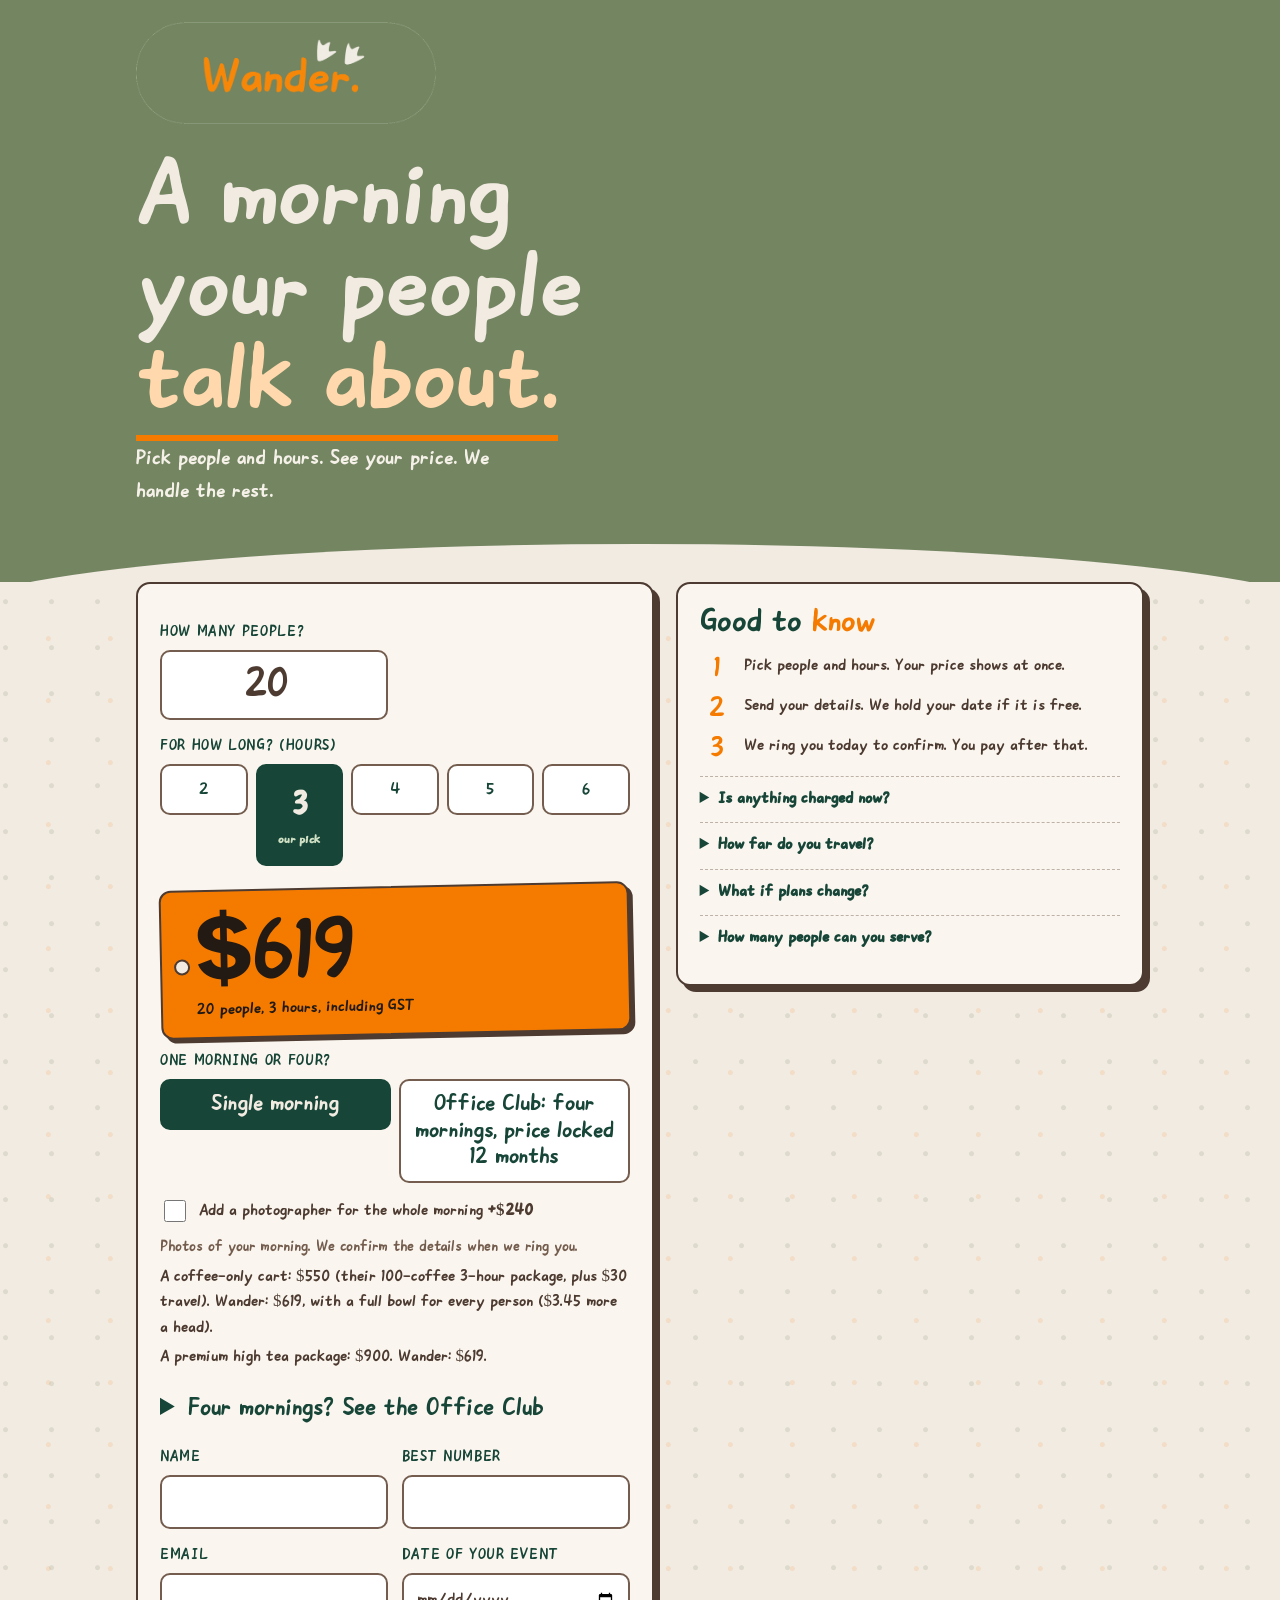
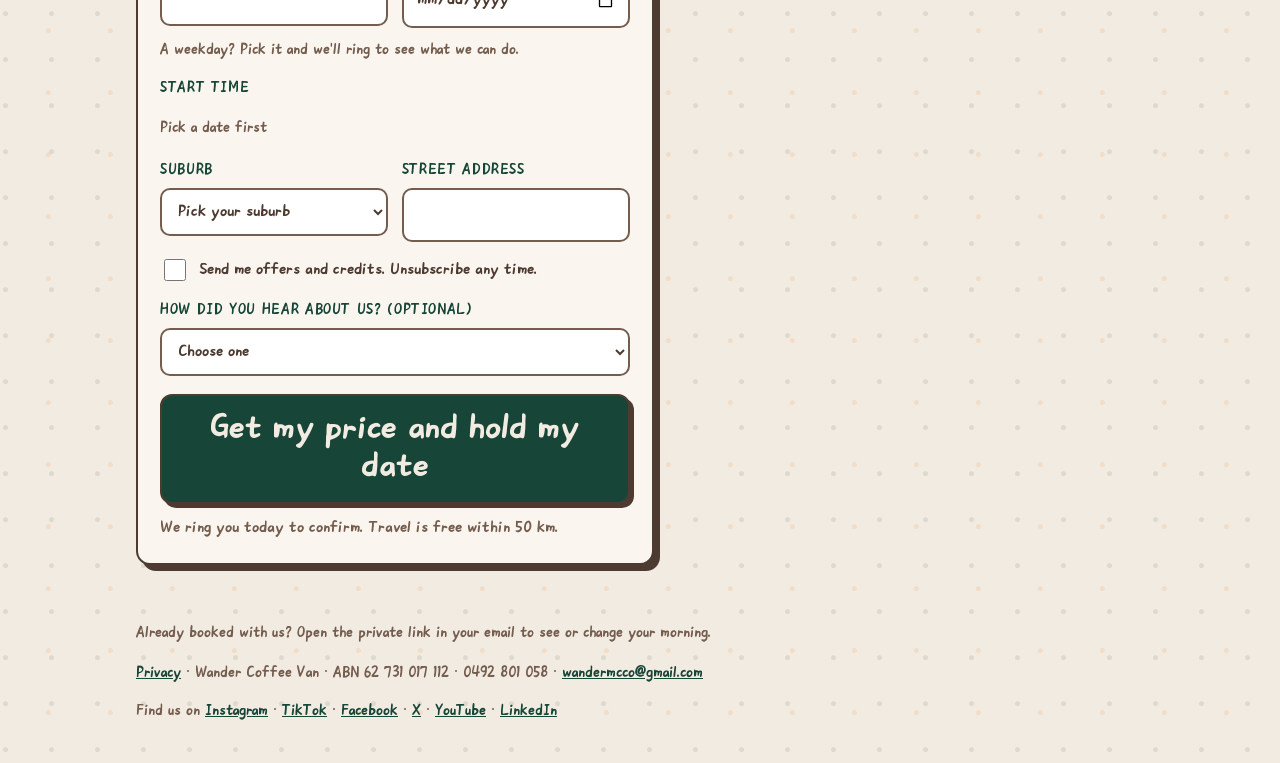
<file: index.html>
<!doctype html>
<html lang="en-AU">
<head>
<meta charset="utf-8">
<script>
// One link for everyone. A client who arrives with their private key (#k=...) goes straight to their portal, and a team member with a pre-order
// key (#p=...) goes straight to their morning's drinks page; both live under /portal/ on this site.
if (/[#&][kp]=[A-Za-z0-9_-]{8,}/.test(location.hash)) location.replace("portal/" + location.hash);
</script>
<meta name="viewport" content="width=device-width, initial-scale=1">
<title>Book Wander Coffee Van</title>
<meta name="description" content="Coffee van for your event. See your price now, then send your booking request. We call to lock it in.">
<link rel="preconnect" href="https://fonts.googleapis.com">
<link rel="preconnect" href="https://fonts.gstatic.com" crossorigin>
<link href="https://fonts.googleapis.com/css2?family=Atkinson+Hyperlegible:wght@400;700&display=swap" rel="stylesheet">
<style>
@font-face{font-family:"WanderHand";src:url("assets/wander-hand.woff2") format("woff2");font-display:swap}
:root{
  --sage:#738561; --sage-deep:#5f7050; --cream:#f2ebe2; --paper:#faf6ef; --orange:#f57b00;
  --forest:#174638; --ink:#4d3b31; --line:#745d4e;
  --hand:"WanderHand","Comic Sans MS",cursive; --body:"WanderHand","Comic Sans MS",cursive; --sans:"Atkinson Hyperlegible",system-ui,sans-serif;
}
*{box-sizing:border-box}
html{scroll-behavior:smooth}
body{margin:0;background:var(--cream);color:var(--ink);font-family:var(--body);font-size:17px;line-height:1.5;
  background-image:radial-gradient(circle at 12% 8%,rgba(115,133,97,.16) 0 2px,transparent 3px),radial-gradient(circle at 78% 30%,rgba(245,123,0,.12) 0 2px,transparent 3px);
  background-size:46px 46px,62px 62px}
.wrap{max-width:1040px;margin:0 auto;padding:0 16px}
header{background:var(--sage);color:var(--cream);padding:22px 0 74px;position:relative;overflow:hidden}
header::after{content:"";position:absolute;left:-5%;right:-5%;bottom:-38px;height:76px;background:var(--cream);border-radius:50% 50% 0 0/100% 100% 0 0}
.mark{line-height:0}
.mark img{display:block;width:300px;max-width:80%;height:auto}
h1{font-family:var(--hand);font-weight:400;font-size:clamp(52px,11vw,100px);line-height:.92;margin:28px 0 14px;max-width:12ch}
h1 em{font-style:normal;color:#ffd9ad;border-bottom:6px solid var(--orange)}
.lede{max-width:34ch;font-size:22px;margin:0;color:#f5f1e8}
main{position:relative;z-index:1;margin-top:-34px;padding-bottom:64px}
.grid,.stack{display:grid;gap:22px}
@media(min-width:860px){.grid{grid-template-columns:1.05fr .95fr;align-items:start}}
.card{background:var(--paper);border:2px solid var(--ink);border-radius:14px;padding:22px;box-shadow:6px 6px 0 var(--ink)}
h2{font-family:var(--hand);font-weight:400;font-size:34px;line-height:1;margin:0 0 14px;color:var(--forest)}
h2 span{color:var(--orange)}
label{display:block;font-size:16px;letter-spacing:.04em;text-transform:uppercase;color:var(--forest);margin:14px 0 6px}
input,textarea,select{width:100%;font:inherit;color:var(--ink);background:#fff;border:2px solid var(--line);border-radius:10px;padding:12px 12px}
input:focus,textarea:focus,select:focus,button:focus-visible,.hours input:focus-visible+span{outline:3px solid var(--orange);outline-offset:2px}
textarea{min-height:76px;resize:vertical}
.row{display:grid;gap:0 14px}
@media(min-width:520px){.row{grid-template-columns:1fr 1fr}}
.hours{display:grid;grid-template-columns:repeat(5,1fr);gap:8px}
.hours label{margin:0;text-transform:none;letter-spacing:0}
.hours input{position:absolute;opacity:0;width:1px;height:1px}
.hours span{display:block;text-align:center;border:2px solid var(--line);border-radius:10px;padding:10px 0;background:#fff;font-size:18px;cursor:pointer;transition:font-size .15s ease,padding .15s ease}
.hours small{display:block;font-size:13px;color:var(--line)}
.hours input:checked+span{background:var(--forest);border-color:var(--forest);color:var(--cream);font-size:34px;font-weight:700;padding:14px 0}
.hours input:checked+span small{color:#cfe0c4}
.pkg{display:grid;grid-template-columns:1fr 1fr;gap:8px}
.pkg label{margin:0;text-transform:none;letter-spacing:0;font-size:inherit}
.pkg input{position:absolute;opacity:0;width:1px;height:1px}
.pkg span{display:block;text-align:center;border:2px solid var(--line);border-radius:10px;padding:10px 6px;background:#fff;font-family:var(--hand);font-size:24px;line-height:1.1;cursor:pointer}
.pkg input:checked+span{background:var(--forest);border-color:var(--forest);color:var(--cream)}
.pkg input:focus-visible+span{outline:3px solid var(--orange);outline-offset:2px}
.tag{position:relative;margin:20px 0 4px;background:var(--orange);color:#231a14;border:2px solid var(--ink);border-radius:12px;padding:16px 18px 14px 34px;transform:rotate(-1.2deg);box-shadow:4px 4px 0 var(--ink)}
.tag::before{content:"";position:absolute;left:12px;top:50%;width:12px;height:12px;margin-top:-6px;border-radius:50%;background:var(--cream);border:2px solid var(--ink)}
.tag .amt{font-family:var(--hand);font-size:92px;line-height:.9}
.tag .amt .cur{font-family:var(--sans);font-weight:700}
.tag .sub{font-size:17px}
.fine{font-size:16px;color:var(--line);margin:10px 0 0}
ul{list-style:none;margin:0;padding:0}
li{padding:9px 0 9px 30px;border-bottom:1.5px dashed rgba(116,93,78,.45);position:relative}
li:last-child{border-bottom:0}
li::before{content:"";position:absolute;left:4px;top:15px;width:14px;height:8px;border-left:3px solid var(--sage-deep);border-bottom:3px solid var(--sage-deep);transform:rotate(-45deg)}
.promise li::before{border-color:var(--orange)}
.check{display:flex;gap:10px;align-items:flex-start;margin:16px 0 0;text-transform:none;letter-spacing:0;font-size:17px;color:var(--ink)}
.check input{width:22px;height:22px;flex:none;margin-top:1px;accent-color:var(--forest)}
.go{display:block;text-align:center;text-decoration:none;width:100%;margin-top:18px;font-family:var(--hand);font-size:38px;line-height:1;color:var(--cream);background:var(--forest);border:2px solid var(--ink);border-radius:12px;padding:14px 16px 16px;box-shadow:4px 4px 0 var(--ink);transition:transform .12s,box-shadow .12s}
.go:hover{transform:translate(2px,2px);box-shadow:2px 2px 0 var(--ink)}
button{width:100%;margin-top:18px;font-family:var(--hand);font-size:38px;line-height:1;color:var(--cream);background:var(--forest);border:2px solid var(--ink);border-radius:12px;padding:14px 16px 16px;cursor:pointer;box-shadow:4px 4px 0 var(--ink);transition:transform .12s,box-shadow .12s}
button:hover{transform:translate(-1px,-1px);box-shadow:6px 6px 0 var(--ink)}
button:active{transform:translate(3px,3px);box-shadow:1px 1px 0 var(--ink)}
button[disabled]{opacity:.6;cursor:progress}
.hp{position:absolute;left:-9999px;width:1px;height:1px;overflow:hidden}
.msg{margin-top:14px;padding:12px 14px;border-radius:10px;border:2px solid var(--ink);background:#fff3e2}
.sent{padding:26px 22px}
.sent-mark{margin:0 0 6px;width:64px;height:64px;border-radius:50%;background:var(--forest);color:var(--cream);font-family:var(--sans);font-size:38px;font-weight:700;line-height:64px;text-align:center}
.sent h2{font-size:44px;margin-bottom:8px}
.sent h3{font-family:var(--hand);font-weight:400;font-size:28px;margin:18px 0 8px;color:var(--forest)}
.sent-lead{font-size:20px;margin:0 0 12px}
.sent-ticket{display:grid;grid-template-columns:auto 1fr;gap:6px 16px;margin:0;padding:14px 16px;border:2px dashed var(--forest);border-radius:12px;background:#fff9ef}
.sent-ticket dt{font-size:15px;letter-spacing:.06em;text-transform:uppercase;color:var(--forest)}
.sent-ticket dd{margin:0;font-weight:700}
.linkish{width:auto;margin:0;padding:0;font-family:var(--body);font-size:17px;color:var(--forest);background:none;border:0;border-radius:0;box-shadow:none;text-decoration:underline;cursor:pointer}
.linkish:hover,.linkish:active{transform:none;box-shadow:none}
footer{font-size:16px;color:var(--line)}
footer.wrap{margin-top:56px;padding-bottom:40px}
footer a{color:var(--forest)}
footer .social{margin:14px 0 0}
[hidden]{display:none!important}
.rise{opacity:0;transform:translateY(14px);animation:rise .6s cubic-bezier(.2,.8,.2,1) forwards}
.d1{animation-delay:.08s}.d2{animation-delay:.2s}.d3{animation-delay:.34s}.d4{animation-delay:.48s}
@keyframes rise{to{opacity:1;transform:none}}
@media(prefers-reduced-motion:reduce){.rise{animation:none;opacity:1;transform:none}html{scroll-behavior:auto}button{transition:none}}

.pack{margin-top:16px;border:2px dashed var(--forest);border-radius:12px;padding:14px;background:#fff9ef}
.packhead{font-family:var(--hand);font-size:26px;line-height:1.1;margin-bottom:8px}
.badge{font-family:var(--body);font-size:13px;letter-spacing:.12em;text-transform:uppercase;background:var(--orange);color:#fff;padding:2px 8px;border-radius:999px;vertical-align:middle}
.cmp{width:100%;border-collapse:collapse;font-size:15px}
.cmp th,.cmp td{padding:6px 8px;border-bottom:1px solid #e3d8c8;text-align:left;vertical-align:top}
.cmp thead th{font-size:13px;color:var(--sage-deep)}
.cmp tbody th{font-weight:400;color:var(--ink)}
.cmp td:last-child{background:#eef3e6}
.packline{margin:10px 0 4px;font-weight:700;color:var(--forest)}
.guar{margin:14px 0 8px;font-size:17px}
.hp{position:absolute;left:-9999px;width:1px;height:1px;overflow:hidden}
.details-h{margin-top:22px}
.steps{margin:0 0 12px;padding:0;list-style:none;display:grid;gap:10px;counter-reset:st}
.steps li{counter-increment:st;display:grid;grid-template-columns:34px 1fr;gap:10px;align-items:start;padding:0;border:0}
.steps li::before{content:counter(st);position:static;width:auto;height:auto;border:0;transform:none;font-family:var(--hand);font-size:30px;line-height:1;color:var(--orange);text-align:center}
.left{margin:6px 0 14px;font-size:20px;font-weight:700;color:var(--forest)}
section.good details{border-top:1.5px dashed rgba(116,93,78,.45);padding:10px 0}
section.good summary{cursor:pointer;font-weight:700;color:var(--forest)}
section.good details p{margin:8px 0 0}
.chips{display:flex;flex-wrap:wrap;gap:8px;margin:6px 0 4px}
.chip{width:auto;margin:0;padding:12px 18px;font-family:var(--hand);font-size:26px;line-height:1;color:var(--forest);background:#fff;border:2px solid var(--line);border-radius:999px;box-shadow:none;cursor:pointer}
.chip[aria-checked="true"]{background:var(--forest);border-color:var(--forest);color:var(--cream)}
#start-note{font-size:19px;font-weight:700;color:var(--forest);margin:4px 0 0}
#start-note.low,#date-note.low{color:var(--orange)}
@media(max-width:560px){header{padding:12px 0 50px}.mark img{width:150px}h1{font-size:40px;margin:12px 0 6px}.lede{font-size:18px}main{margin-top:-30px}.tag .amt{font-size:72px}.tag{margin:14px 0 4px;padding:12px 16px 10px 32px}#people{font-size:36px}}
.perhead{margin:6px 0 0;font-size:18px;font-weight:700;color:var(--forest)}
.anchor{margin:4px 0 0;font-size:17px;color:var(--ink)}
.case{margin:0 0 14px;padding:12px 14px;border:2px solid var(--forest);border-radius:12px;background:#fff9ef}
.case h3{margin:0 0 6px;font-family:var(--hand);font-weight:400;font-size:26px;color:var(--forest)}
.case p{margin:4px 0}
.proof blockquote{margin:0 0 10px;padding-left:14px;border-left:5px solid var(--orange);font-size:19px}
.proof cite{display:block;font-size:15px;color:var(--line);font-style:normal}
#people{font-family:var(--hand);font-size:44px;line-height:1;text-align:center;padding:8px 12px}
.inc{margin:14px 0 0;font-size:18px;font-weight:700;color:var(--forest)}
.promise-line{margin:14px 0 4px;font-size:18px}
.after{margin:12px 0 0;font-size:17px;color:var(--line)}
details.packwrap{margin-top:16px}
details.packwrap>summary{cursor:pointer;font-family:var(--hand);font-size:26px;line-height:1.1;color:var(--forest);padding:8px 0}
details.packwrap[open]>summary{margin-bottom:6px}
details.packwrap .pack{margin-top:6px}
</style>
</head>
<body>
<header>
  <div class="wrap">
    <div class="mark rise"><img src="assets/wander-logo.png" alt="Wander" width="700" height="237"></div>
    <h1 class="rise d1">A morning your people <em>talk about.</em></h1>
    <p class="lede rise d2">Pick people and hours. See your price. We handle the rest.</p>
  </div>
</header>

<main class="wrap">
  <div class="grid">
    <section class="card sent" id="sent" role="status" tabindex="-1" hidden>
      <p class="sent-mark" aria-hidden="true">✓</p>
      <h2 id="sent-title">Request sent!</h2>
      <p class="sent-lead" id="sent-lead"></p>
      <dl class="sent-ticket" id="sent-ticket"></dl>
      <h3>What happens next</h3>
      <ol class="steps">
        <li><span><strong>Check your inbox.</strong> Your price is on its way from <b>wandermcco@gmail.com</b>. Not there in a few minutes? Look in your spam or junk folder.</span></li>
        <li><span><strong>We ring you today</strong> on <b id="sent-phone"></b> to lock it in. Nothing is charged before then.</span></li>
        <li><span><strong>Your own page</strong> lets you see or change your morning any time.</span></li>
      </ol>
      <a class="go" id="sent-page" href="portal/">Open your page</a>
      <p class="fine"><button type="button" class="linkish" id="sent-again">Change something or send another request</button></p>
    </section>
    <form class="card rise d3" id="form" novalidate>
      <div class="row">
        <div><label for="people">How many people?</label><input id="people" name="people" type="number" inputmode="numeric" min="1" max="500" value="20" required></div>
      </div>
      <label id="hours-label">For how long? (hours)</label>
      <div class="hours" role="radiogroup" aria-labelledby="hours-label">
        <label><input type="radio" name="hours" value="2"><span>2</span></label>
        <label><input type="radio" name="hours" value="3" checked><span>3<small>our pick</small></span></label>
        <label><input type="radio" name="hours" value="4"><span>4</span></label>
        <label><input type="radio" name="hours" value="5"><span>5</span></label>
        <label><input type="radio" name="hours" value="6"><span>6</span></label>
      </div>
      <div class="tag" aria-live="polite">
        <div class="amt" id="amt">$619</div>
        <div class="sub" id="sub">20 people, 3 hours, including GST</div>
      </div>
      <div id="pkg-wrap">
      <label id="pkg-label">One morning or four?</label>
      <div class="pkg" role="radiogroup" aria-labelledby="pkg-label">
        <label><input type="radio" name="package" value="Single morning" checked><span>Single morning</span></label>
        <label><input type="radio" name="package" value="Office Club 4-Pack"><span>Office Club: four mornings, price locked 12 months</span></label>
        <label hidden><input type="radio" name="package" value="Prepaid contract"><span>Pay ahead, 3 to 12 months</span></label>
      </div>
      <div id="contract-term-wrap" hidden>
        <label for="contract-term">How long?</label>
        <select id="contract-term" aria-label="Contract length">
          <option value="3">3 months</option>
          <option value="6">6 months</option>
          <option value="12">12 months</option>
        </select>
      </div>
      </div>
      <div id="photo-wrap" hidden><label class="check"><input type="checkbox" id="photographer"> <span>Add a photographer for the whole morning <b id="photo-price"></b></span></label><p class="fine">Photos of your morning. We confirm the details when we ring you.</p></div>
      <p class="perhead" id="perhead"></p>
      <div id="anchor" hidden></div>
      <details class="packwrap"><summary>Four mornings? See the Office Club</summary>
      <div class="pack" id="pack">
        <div class="packhead"><strong>Office Club</strong> <span class="badge">price locked 12 months</span></div>
        <table class="cmp" aria-label="Four single mornings compared with the Office Club">
          <thead><tr><th></th><th>Four single mornings</th><th>Office Club</th></tr></thead>
          <tbody>
            <tr><th>You pay</th><td id="cmp-single">$1,832</td><td id="cmp-pack"><strong>$1,832</strong></td></tr>
            <tr><th>Length of mornings</th><td id="cmp-len-single">3 hours each</td><td><strong id="cmp-len-pack">3 hours each</strong></td></tr>
            <tr><th>Price locked, 12 months</th><td>no</td><td><strong>yes</strong></td></tr>
            <tr><th>A morning we can't deliver</th><td>refund or new date</td><td><strong>refund or new date</strong></td></tr>
          </tbody>
        </table>
        <p class="packline" id="packline">The same price as four single mornings, used any time in 12 months.</p>
        <ul class="perks"><li><strong>A standing morning.</strong> We hold the same weekday and time for you each month. Tell us a week ahead to keep it.</li><li><strong>Last-minute?</strong> Book a morning with half a day's notice (two a week, when we have room).</li><li><strong>Need a break?</strong> Pause for up to 6 weeks and your 12 months moves with it.</li></ul>
        <p class="fine">Paid up front. Pick the dates now or any time in 12 months, with 24 hours' notice. Cancel a morning with 24 hours' notice and it moves to another date.</p>
      </div>
      </details>
      <details class="packwrap" id="contractwrap" hidden><summary>Regular mornings? See paying ahead</summary>
      <div class="pack" id="contract">
        <div class="packhead"><strong>Office Club, paid ahead</strong></div>
        <table class="cmp" aria-label="Prepaid Office Club contract options">
          <thead><tr><th>Length</th><th>Mornings</th><th>You pay</th><th>Free service hours</th></tr></thead>
          <tbody id="contract-rows"></tbody>
        </table>
        <p class="packline" id="contractline">Four mornings a month at the single-morning price, paid ahead.</p>
        <p class="fine">Pay it all at once or monthly. Book as many of your paid mornings as you like, any time in the term, and your price is held the whole way. Free service hours unlock after half your mornings, and you can pause for up to 6 weeks. Any mornings you don't use are refunded. The 6 and 12 month terms are paid by bank transfer (3 months can be card too). Nothing is charged online: choose this, send the form and we'll ring you to set it up.</p>
      </div>
      </details>
      <div class="row">
        <div><label for="name">Name</label><input id="name" name="name" autocomplete="name" maxlength="80" required></div>
        <div><label for="phone">Best number</label><input id="phone" name="phone" type="tel" autocomplete="tel" maxlength="30" required></div>
      </div>
      <div class="row">
        <div><label for="email">Email</label><input id="email" name="email" type="email" autocomplete="email" maxlength="120" required></div>
        <div><label for="date">Date of your event</label><input id="date" name="date" type="date" required></div>
      </div>
      <p class="fine" id="date-note">A weekday? Pick it and we'll ring to see what we can do.</p>
      <label id="start-label">Start time</label>
      <p id="start-note" hidden></p>
      <div class="chips" id="start-chips" role="radiogroup" aria-labelledby="start-label"><span class="fine">Pick a date first</span></div>
      <select id="start" name="start" hidden><option value="">Pick a date first</option></select>
      <div class="row">
        <div><label for="suburb">Suburb</label><select id="suburb" name="suburb" required></select></div>
        <div><label for="address">Street address</label><input id="address" name="address" autocomplete="street-address" maxlength="200" required></div>
      </div>
      <label class="check"><input type="checkbox" id="offers"> Send me offers and credits. Unsubscribe any time.</label>
      <div id="heard-wrap" hidden>
        <label for="heard">How did you hear about us? (optional)</label>
        <select id="heard" name="heard"><option value="">Choose one</option><option value="van">Saw the van</option><option value="flyer">A flyer</option><option value="instagram">Instagram</option><option value="friend">A friend</option><option value="search">Searching online</option><option value="website">The Wander website</option><option value="other">Something else</option></select>
      </div>
      <div class="hp" aria-hidden="true"><label>Leave this empty<input name="website" id="website" tabindex="-1" autocomplete="off"></label></div>
      <button type="submit" class="go" id="go">Get my price and hold my date</button>
      <p class="ref-note" id="ref-note" hidden>A friend sent you, so your first morning is 10% off. Send your details and we will thank them.</p>
      <p class="after">We ring you today to confirm. Travel is free within 50 km.</p>
      <div class="msg" id="msg" role="alert" hidden></div>
    </form>

    <div class="stack">
      <section class="card rise d4 good">
        <h2>Good to <span>know</span></h2>
        <div id="cases" hidden></div>
        <p class="left" id="days-left" hidden></p>
        <ol class="steps">
          <li><span>Pick people and hours. Your price shows at once.</span></li>
          <li><span>Send your details. We hold your date if it is free.</span></li>
          <li><span>We ring you today to confirm. You pay after that.</span></li>
        </ol>
        <div class="proof" id="proof" hidden></div>
        <details><summary>Is anything charged now?</summary><p>No. Nothing is charged before we confirm. Prices include GST.</p></details>
        <details><summary>How far do you travel?</summary><p>Free within 50 km of our base. Further out, we confirm a small charge on the call.</p></details>
        <details><summary>What if plans change?</summary><p>Change or cancel up to 24 hours ahead from your own page. The full amount goes to your next booking.</p></details>
        <details><summary>How many people can you serve?</summary><p>From 1 to 500.</p></details>
      </section>
    </div>
  </div>
</main>

<footer class="wrap">
  <p>Already booked with us? Open the private link in your email to see or change your morning.</p>
  <a href="privacy.html">Privacy</a> · Wander Coffee Van · ABN 62 731 017 112 · 0492 801 058 · <a href="mailto:wandermcco@gmail.com">wandermcco@gmail.com</a>
  <p class="social">Find us on <a href="https://www.instagram.com/_wander_coffee_/" target="_blank" rel="noopener">Instagram</a> · <a href="https://www.tiktok.com/@wandercoffee_" target="_blank" rel="noopener">TikTok</a> · <a href="https://www.facebook.com/profile.php?id=61593748618172" target="_blank" rel="noopener">Facebook</a> · <a href="https://x.com/WanderCoffeeAu" target="_blank" rel="noopener">X</a> · <a href="https://www.youtube.com/@WanderCoffeeAu" target="_blank" rel="noopener">YouTube</a> · <a href="https://www.linkedin.com/in/wander-coffee-4b628144b/" target="_blank" rel="noopener">LinkedIn</a></p>
</footer>

<script src="config.js"></script>
<script src="quote.js"></script>
<script src="track.js"></script>
<script src="referral.js"></script>
<script src="source.js"></script>
<script src="boot.js"></script>
<script src="portal/rules.js"></script>
<script>
// The price below is Wander's Catering Rate Card (quote.js). Requests go to Wander's booking intake (config.js), which
// emails the quote and alerts Wander. If tracking is configured it records what visitors do here, never what they
// type (see privacy.html).
// A friend's code from ?ref= (kept 30 days). It goes with the request, and the page says thank you.
// Storage can be blocked (private modes, strict settings); read it on its own so a tagged link still counts without it.
const store = (() => { try { return localStorage; } catch (err) { return null; } })();
const referralCode = (() => { try { return window.WanderReferral.captureReferral(location.search, store, Date.now()); } catch (err) { return null; } })();
document.getElementById("ref-note").hidden = !referralCode;
// Which door brought the visitor (first utm tag, 90 days). Untagged visitors are asked once, in one optional tap.
const source = (() => { try { return window.WanderSource.captureSource(location.search, store, Date.now()); } catch (err) { return null; } })();
document.getElementById("heard-wrap").hidden = !!source || !!referralCode;
const { quote, packPrice, contractTerms } = window.WanderQuote;
const peopleEl = document.getElementById("people"), msg = document.getElementById("msg"), go = document.getElementById("go");
const hours = () => Number(document.querySelector('input[name="hours"]:checked').value);
// Numbers from the Wander website's price finder (?people=45&hours=4): start the form there, so nobody types them twice.
// Whole numbers in range only (1 to 500 people, 2 to 6 hours); anything else keeps the defaults.
(() => { try {
  const q = new URLSearchParams(location.search), p = q.get("people") || "", h = q.get("hours") || "";
  if (/^\d{1,3}$/.test(p) && +p >= 1 && +p <= 500) peopleEl.value = String(+p);
  const r = /^[2-6]$/.test(h) && document.querySelector(`input[name="hours"][value="${h}"]`);
  if (r) r.checked = true;
} catch (err) {} })();
// The optional photographer: the box exists only when config.js sets WANDER_PHOTO_RATE (whole dollars an hour, GST included). ?photo= (from the
// Wander website) pre-ticks it; the visitor can still untick it. The request carries the hours (0 for none); Sam confirms on the call.
const PHOTO_RATE = Number.isInteger(window.WANDER_PHOTO_RATE) && window.WANDER_PHOTO_RATE > 0 && window.WANDER_PHOTO_RATE <= 1000 ? window.WANDER_PHOTO_RATE : 0;
const photoBox = document.getElementById("photographer");
function updatePhoto() {
  if (!PHOTO_RATE) return;
  document.getElementById("photo-wrap").hidden = false;
  document.getElementById("photo-price").textContent = "+$" + (PHOTO_RATE * hours()).toLocaleString("en-AU");
}
if (PHOTO_RATE) {
  try { if (/^[2-6]$/.test(new URLSearchParams(location.search).get("photo") || "")) photoBox.checked = true; } catch (err) {}
  document.addEventListener("change", updatePhoto); updatePhoto();
}
// Which door of the Wander website this visit came through (a to z, 0 to 9, - and _, 20 characters at most). A request field of its own, never a utm tag.
const fromDoor = (() => { try { const v = new URLSearchParams(location.search).get("from") || ""; return /^[a-z0-9_-]{1,20}$/.test(v) ? v : ""; } catch (err) { return ""; } })();
const money = (n) => "$" + n.toLocaleString("en-AU");
const money2 = (v) => "$" + v.toFixed(2);
// Fair comparisons, from real figures Sam keeps in config.js (WANDER_ANCHORS). Each is one line of totals for this visitor's
// numbers. A package with tiers (guests, hours, price) is priced the way its seller prices it: the smallest tier that covers the
// group. When Wander costs more than a coffee-only package, the difference is named: a full bowl for every person. A comparison
// that makes Wander look dearer for the same thing is not shown, and neither is one that does not cover this group.
function showAnchor(n, h) {
  const box = document.getElementById("anchor");
  box.textContent = "";
  const ours = n ? quote(n, h) : 0;
  (window.WANDER_ANCHORS || []).forEach((a) => {
    if (!n) return;
    let theirs = 0, which = "";
    if (Array.isArray(a.tiers) && a.tiers.length) {
      const t = a.tiers.slice().sort((x, y) => x.guests - y.guests).find((x) => x.guests >= n && x.hours >= h);
      if (!t) return;
      theirs = t.price; which = ` (their ${t.guests}-${a.unit || "guest"} ${t.hours >= 8 ? "all-day" : t.hours + "-hour"} package${a.note ? ", " + a.note : ""})`;
    } else if (a.perPerson > 0) theirs = a.perPerson * n;
    if (!(theirs > 0)) return;
    const cheaper = ours <= theirs;
    if (!cheaper && !a.coffeeOnly) return;
    const p = document.createElement("p");
    p.className = "anchor";
    p.textContent = `${a.label || "A typical package"}: ${money(theirs)}${which}. Wander: ${money(ours)}` +
      (cheaper ? "." : `, with a full bowl for every person (${money2((ours - theirs) / n)} more a head).`) +
      (Array.isArray(a.wontInclude) && a.wontInclude.length ? " They usually leave out: " + a.wontInclude.join(", ") + "." : "");
    box.appendChild(p);
  });
  box.hidden = box.childNodes.length === 0;
}
function validPeople() { const n = Number(peopleEl.value); return Number.isInteger(n) && n >= 1 && n <= 500 ? n : null; }
function showQuote() {
  const n = validPeople(), h = hours();
  // Paying ahead: the price tag shows the whole term chosen, not one morning.
  const aheadChosen = n && document.querySelector('input[name="package"]:checked')?.value === "Prepaid contract";
  const aheadTerm = aheadChosen ? contractTerms(n, h).find((t) => String(t.months) === document.getElementById("contract-term").value) : null;
  // The tag is the whole price: with the photographer ticked it includes the photographer (a paid-ahead term is priced without one).
  const photoCost = n && PHOTO_RATE && photoBox.checked && !aheadTerm ? PHOTO_RATE * h : 0;
  const amtText = n ? money((aheadTerm ? aheadTerm.total : quote(n, h)) + photoCost) : "$ ...";
  // The brand font has no dollar sign, so the currency symbol is set in the body font.
  document.getElementById("amt").innerHTML = amtText.replace(/^\$/, '<span class="cur">$</span>');
  // Only a paid-ahead term needs a line here (what each morning costs and the monthly amount); a single morning says its price once, in the tag.
  document.getElementById("perhead").textContent = aheadTerm ? `${aheadTerm.mornings} mornings at ${money(quote(n, h))} each, or ${money(aheadTerm.monthly)} a month.` : "";
  showAnchor(n, h);
  document.getElementById("sub").textContent = n ? (aheadTerm ? `${aheadTerm.months} months paid ahead: ${n} ${n === 1 ? "person" : "people"}, ${h} hours a morning, including GST` : `${n} ${n === 1 ? "person" : "people"}, ${h} hours${photoCost ? ", with a " + h + "-hour photographer" : ""}, including GST`) : "Enter 1 to 500 people";
  if (!n) return;
  // The 4-Pack is four mornings at the length chosen, at list price.
  const pack = packPrice(n, h);
  document.getElementById("cmp-single").textContent = money(pack);
  document.getElementById("cmp-pack").innerHTML = "<strong>" + money(pack) + "</strong>";
  document.getElementById("cmp-len-single").textContent = h + " hours each";
  document.getElementById("cmp-len-pack").textContent = h + " hours each";
  document.getElementById("packline").textContent =
    `For ${n} ${n === 1 ? "person" : "people"}: ${money(pack)} for four mornings of ${h} hours, paid once.`;
  // Paying ahead: the same single-morning price for every morning in the term, with free service hours the app sizes (quote.js mirrors it).
  document.getElementById("contract-rows").innerHTML = contractTerms(n, h)
    .map((t) => `<tr><th>${t.months} months</th><td>${t.mornings}</td><td><strong>${money(t.total)}</strong><br><span class="fine">or ${money(t.monthly)} a month</span></td><td>${t.freeHours} ${t.freeHours === 1 ? "hour" : "hours"}</td></tr>`)
    .join("");
  document.getElementById("contractline").textContent =
    `For ${n} ${n === 1 ? "person" : "people"}, ${h} hours a morning: each morning is ${money(quote(n, h))}, the same as a single morning.`;
}
document.addEventListener("input", showQuote); photoBox.addEventListener("change", showQuote); showQuote();
// Choosing the 4-Pack opens its comparison; choosing a single morning folds it away.
document.querySelectorAll('input[name="package"]').forEach((el) => el.addEventListener("change", () => {
  const chosen = document.querySelector('input[name="package"]:checked').value;
  const pack = document.querySelector("details.packwrap:not(#contractwrap)");
  if (pack) pack.open = chosen === "Office Club 4-Pack";
  const contract = document.getElementById("contractwrap");
  if (contract) contract.open = chosen === "Prepaid contract";
  document.getElementById("contract-term-wrap").hidden = chosen !== "Prepaid contract";
  showQuote();
}));
document.getElementById("contract-term").addEventListener("change", showQuote);
const INTAKE_URL = window.WANDER_INTAKE_URL || "";
const STORE_URL = window.WANDER_STORE_URL || "";
const CALL_LINE = "Call us on 0492 801 058 and we will take it from there.";
const todaySydney = () => new Date().toLocaleDateString("en-CA", { timeZone: "Australia/Sydney" });
const field = (id) => document.getElementById(id);
const uid = () => (window.crypto && crypto.randomUUID ? crypto.randomUUID() : String(Date.now()) + Math.random().toString(36).slice(2));
async function postJson(url, body, ms) {
  const ctrl = new AbortController();
  const timer = setTimeout(() => ctrl.abort(), ms);
  try {
    const res = await fetch(url, { method: "POST", headers: { "Content-Type": "text/plain;charset=utf-8" }, body: JSON.stringify(body), signal: ctrl.signal });
    return await res.json();
  } finally { clearTimeout(timer); }
}

// Suburb: how far the van travels. The store works the distance out from this pick; the page never sends a number.
field("suburb").innerHTML = '<option value="">Pick your suburb</option>' +
  WanderRules.SUBURBS.map((s) => '<option value="' + s.key + '">' + s.label + "</option>").join("") + '<option value="other">Somewhere else</option>';

// Start time: the times the van is really free that day, from the store. If the store is not answering, the usual times are
// offered instead and the request is simply confirmed by us.
let openDays = null, openHoursFor = 0, openThrough = "";
const niceDay = (d) => new Date(d + "T12:00:00+11:00").toLocaleDateString("en-AU", { weekday: "short", day: "numeric", month: "short", timeZone: "Australia/Sydney" });
const clock = (m) => String(Math.floor(m / 60)).padStart(2, "0") + ":" + (m % 60 === 0 ? "00" : "30");
function usualTimes(h) { const out = []; for (let m = 7 * 60; m <= 16 * 60; m += 30) if (WanderRules.withinTradingHours(clock(m), h)) out.push(clock(m)); return out; }
// How many of the next 30 days still have a free morning: real figures from the store, shown only when the store answers.
function showDaysLeft() {
  const el = field("days-left");
  if (!openDays) { el.hidden = true; return; }
  const today = todaySydney(), limit = WanderRules.addDays(today, 29);
  const n = Object.keys(openDays).filter((d) => d >= today && d <= limit).length;
  el.textContent = n + " of the next 30 days still have a free morning.";
  el.hidden = false;
}
async function ensureOpenDays(h) {
  if (!STORE_URL || openHoursFor === h) return;
  openHoursFor = h; openDays = null;
  try { const r = await postJson(STORE_URL + "?action=opentimes", { hours: h }, 12000); if (r && r.ok && !r.stale) { openDays = r.days || {}; openThrough = (r.window && r.window.through) || ""; } } catch (e) { openDays = null; }
  showDaysLeft();
}
// A real client story, set in config.js: who, problem, solution, result, price. Nothing shows until there is one.
(window.WANDER_CASES || []).slice(0, 2).forEach((c) => {
  const box = field("cases"), d = document.createElement("div"), h = document.createElement("h3");
  d.className = "case"; h.textContent = c.who || "How we helped"; d.appendChild(h);
  [["The problem", c.problem], ["What we did", c.solution], ["The result", c.result], ["The price", c.price]].forEach(([k, v]) => {
    if (!v) return; const p = document.createElement("p"), st = document.createElement("strong");
    st.textContent = k + ": "; p.appendChild(st); p.appendChild(document.createTextNode(v)); d.appendChild(p);
  });
  box.appendChild(d); box.hidden = false;
});
// Real words from real clients, set in config.js. Nothing shows until there are some.
(window.WANDER_PROOF || []).slice(0, 3).forEach((q) => {
  const box = field("proof"), b = document.createElement("blockquote"), c = document.createElement("cite");
  b.textContent = "\u201c" + q.quote + "\u201d"; c.textContent = q.who; b.appendChild(c); box.appendChild(b); box.hidden = false;
});
// The start times as big tap targets: the fewer there are, the more the choice is felt. The hidden select keeps the value.
const pretty = (t) => { const [hh, mm] = t.split(":").map(Number); return (hh % 12 || 12) + (mm ? ":" + String(mm).padStart(2, "0") : "") + (hh < 12 ? " am" : " pm"); };
function renderChips(times) {
  const box = field("start-chips"), sel = field("start");
  box.innerHTML = "";
  if (!field("date").value) { box.innerHTML = '<span class="fine">Pick a date first</span>'; return; }
  times.forEach((t) => {
    const b = document.createElement("button");
    b.type = "button"; b.className = "chip"; b.textContent = pretty(t); b.setAttribute("role", "radio"); b.setAttribute("aria-checked", String(sel.value === t));
    b.addEventListener("click", () => { sel.value = t; box.querySelectorAll(".chip").forEach((c) => c.setAttribute("aria-checked", String(c === b))); });
    box.appendChild(b);
  });
}
async function refreshStartTimes() {
  const h = hours(), date = field("date").value, sel = field("start"), note = field("start-note");
  note.hidden = true;
  if (!date) { sel.innerHTML = '<option value="">Pick a date first</option>'; renderChips([]); return; }
  await ensureOpenDays(h);
  let times = usualTimes(h), note_ = "";
  // What we say is only what the store knows: how many start times that day, or the nearest free day when it is full.
  if (openDays && (!openThrough || date <= openThrough)) {
    times = openDays[date] || [];
    if (times.length === 0) {
      const next = Object.keys(openDays).filter((d) => d > date).sort()[0];
      note_ = "That day is full." + (next ? " Nearest free day: " + niceDay(next) + "." : "") + " You can still send it and we will confirm.";
    } else if (times.length <= 3) note_ = "Only " + times.length + " start time" + (times.length === 1 ? "" : "s") + " left that day.";
    else note_ = times.length + " start times are free that day.";
  }
  if (times.length === 0) times = usualTimes(h);
  const keep = sel.value;
  sel.innerHTML = '<option value="">Pick a start time</option>' + times.map((t) => '<option value="' + t + '">' + t + "</option>").join("");
  if (times.indexOf(keep) >= 0) sel.value = keep;
  if (note_) { note.textContent = note_; note.className = /Only|full/.test(note_) ? "low" : ""; note.hidden = false; }
  renderChips(times);
}
// Saturdays and Sundays are the days we can promise (Sam works weekdays elsewhere); a weekday is a request we ring about.
function dayNote(date) {
  if (!/^\d{4}-\d{2}-\d{2}$/.test(date)) return { text: "A weekday? Pick it and we'll ring to see what we can do.", weekday: false };
  const d = new Date(date + "T12:00:00").getDay();
  return d === 0 || d === 6 ? { text: "A weekend date: we'll do our best to hold it for you.", weekday: false }
    : { text: "A weekday: we can't promise it yet. Send it and we'll ring to see what we can do.", weekday: true };
}
field("date").addEventListener("change", () => { const n = dayNote(field("date").value), el = field("date-note"); el.textContent = n.text; el.className = n.weekday ? "fine low" : "fine"; });
field("date").addEventListener("change", refreshStartTimes);
ensureOpenDays(hours());
document.querySelectorAll('input[name="hours"]').forEach((el) => el.addEventListener("change", () => { openHoursFor = 0; ensureOpenDays(hours()); refreshStartTimes(); }));

function bookingPayload() {
  const pkg = document.querySelector('input[name="package"]:checked');
  return {
    action: "booking", website: field("website").value,
    name: field("name").value.trim(), phone: field("phone").value.trim(), email: field("email").value.trim(),
    date: field("date").value, startTime: field("start").value, suburb: field("suburb").value, address: field("address").value.trim(),
    people: validPeople(), hours: hours(),
    package: pkg ? (pkg.value === "Prepaid contract" ? "Prepaid contract " + field("contract-term").value + " months" : pkg.value) : "Single morning", offers: field("offers").checked, referral: referralCode || "",
    source: source ? source.source : (referralCode ? "referral" : ""), medium: source ? source.medium : (referralCode ? "referral" : ""),
    campaign: source ? source.campaign : "", heard: field("heard").value,
    photographer: PHOTO_RATE && photoBox.checked ? hours() : 0, from: fromDoor,
  };
}
function bookingProblem(p) {
  if (!p.name) return "Please add your name.";
  if (p.phone.replace(/\D/g, "").length < 8) return "Please add a phone number we can call.";
  if (!/^[^@\s]+@[^@\s]+\.[^@\s]+$/.test(p.email)) return "Please check your email address.";
  if (!p.date) return "Please pick the date of your event.";
  if (p.date < todaySydney()) return "That date has passed. Pick a date from today on.";
  if (!p.startTime) return "Please pick a start time.";
  if (!p.suburb) return "Please pick your suburb.";
  if (!p.address) return "Please add the street address.";
  if (!p.people) return "Enter 1 to 500 people above.";
  return "";
}
function say(text, ok) {
  msg.textContent = text; msg.hidden = false; msg.dataset.state = ok ? "ok" : "problem";
}
const GO_LABEL = go.textContent;
const longDay = (d) => new Date(d + "T12:00:00+11:00").toLocaleDateString("en-AU", { weekday: "long", day: "numeric", month: "long", timeZone: "Australia/Sydney" });
// After a request goes through: the form gives way to a plain confirmation, so nobody is left looking at a greyed-out button wondering
// whether it worked. It says what was asked, what happens next, and where the email will come from.
function showSent(p, hold) {
  const held = !!(hold && hold.outcome === "held");
  field("sent-title").textContent = held ? "Your date is held!" : "Request sent!";
  field("sent-lead").textContent = held ? "We have " + longDay(p.date) + " pencilled in for you." : "We have your request. We confirm the date when we ring.";
  const ahead = /^Prepaid contract/.test(p.package), four = p.package === "Office Club 4-Pack";
  const photoCost = p.photographer > 0 ? PHOTO_RATE * p.photographer : 0;
  const price = ahead ? "" : four ? money(packPrice(p.people, p.hours)) + " for four mornings" : money(quote(p.people, p.hours) + photoCost);
  const rows = [["Date", longDay(p.date)], ["Start", pretty(p.startTime)], ["People", String(p.people)], ["Hours", String(p.hours)]];
  if (photoCost) rows.push(["Photographer", p.photographer + " hours, " + money(photoCost) + (four ? " a morning" : "")]);
  rows.push(["Where", p.address]);
  if (price) rows.push(["Price", price + ", including GST"]);
  const list = field("sent-ticket");
  list.textContent = "";
  rows.forEach(([k, v]) => { const dt = document.createElement("dt"), dd = document.createElement("dd"); dt.textContent = k; dd.textContent = v; list.appendChild(dt); list.appendChild(dd); });
  field("sent-phone").textContent = p.phone;
  field("sent-page").hidden = !hold;
  if (hold) field("sent-page").href = "portal/#k=" + hold.key;
  field("form").hidden = true;
  msg.hidden = true;
  const box = field("sent");
  box.hidden = false;
  box.scrollIntoView({ block: "start" });
  box.focus({ preventScroll: true });
}
field("sent-again").addEventListener("click", () => {
  field("sent").hidden = true;
  field("form").hidden = false;
  go.disabled = false;
  go.textContent = GO_LABEL;
  field("form").scrollIntoView({ block: "start" });
});
// One request id per set of details, so a retry after a failure never holds a second slot.
let lastAttempt = { sig: "", requestId: "", hold: null };
document.getElementById("form").addEventListener("submit", async (event) => {
  event.preventDefault();
  if (tracker) { tracker.track("cta", { form: true }); tracker.flush(); }
  const p = bookingPayload();
  const problem = bookingProblem(p);
  if (problem) { say(problem, false); return; }
  go.disabled = true;
  go.textContent = "Sending...";
  msg.hidden = true;
  const sig = JSON.stringify([p.name, p.email, p.date, p.startTime, p.people, p.hours, p.suburb, p.address]);
  if (lastAttempt.sig !== sig) lastAttempt = { sig, requestId: uid(), hold: null };
  // First the store: it decides whether the date can be held and makes the client's own private key. If it cannot be reached,
  // the request still goes to us in the usual way and we confirm it.
  if (STORE_URL && !lastAttempt.hold && !p.website) {
    try {
      const r = await postJson(STORE_URL + "?action=newhold", Object.assign({}, p, { requestId: lastAttempt.requestId, shownTotal: quote(p.people, p.hours), shownFee: 0 }), 20000);
      if (r && r.ok && r.key) lastAttempt.hold = { outcome: r.outcome, key: r.key };
    } catch (err) { /* fall through: the intake alone */ }
  }
  const hold = lastAttempt.hold;
  const body = hold ? Object.assign({}, p, { outcome: hold.outcome, key: hold.key }) : p;
  try {
    const data = await postJson(INTAKE_URL, body, 25000);
    if (data && data.ok) { showSent(p, hold); return; }
    say("We could not take that just now. " + CALL_LINE, false);
  } catch (err) {
    say("We could not send that. " + CALL_LINE, false);
  }
  go.disabled = false;
  go.textContent = GO_LABEL;
});

// Passive tracking: inert unless config.js sets the events URL and site key.
// If the tracking scripts are blocked or fail, booking still works: there is just no tracker.
let tracker = null;
try { tracker = window.WanderBoot.tracker(); } catch (err) { tracker = null; }
if (tracker && tracker.enabled) {
  tracker.track("view", tracker.viewData({
    search: location.search, referrer: document.referrer, path: location.pathname, lang: navigator.language,
    tzo: -new Date().getTimezoneOffset(), hour: new Date().getHours(), width: window.innerWidth,
    coarse: window.matchMedia && window.matchMedia("(pointer: coarse)").matches,
  }));
  let calcTimer = null;
  document.addEventListener("input", () => {
    clearTimeout(calcTimer);
    calcTimer = setTimeout(() => { const n = validPeople(); if (n) tracker.track("calc", { p: n, h: hours() }); }, 800);
  });
  const seen = (el, ratio, cb) => { if (!("IntersectionObserver" in window)) return; new IntersectionObserver((es, o) => { if (es.some((e) => e.isIntersecting)) { cb(); o.disconnect(); } }, { threshold: ratio }).observe(el); };
  seen(document.getElementById("pack"), 0.5, () => { const n = validPeople(); if (n) tracker.track("pack", { p: n, h: hours() }); });
  let priceTimer = null, lastKey = "";
  setInterval(() => {
    const n = validPeople(); if (!n) return;
    const box = document.getElementById("amt").getBoundingClientRect(), vis = box.top >= 0 && box.bottom <= window.innerHeight && document.visibilityState === "visible";
    const key = n + ":" + hours();
    if (vis && key !== lastKey) { clearTimeout(priceTimer); priceTimer = setTimeout(() => { tracker.track("price", { p: n, h: hours(), ms: 3000 }); }, 3000); lastKey = key; }
    if (!vis) { clearTimeout(priceTimer); lastKey = ""; }
  }, 500);
  let maxScroll = 0, activeMs = 0, tick = Date.now();
  const depth = () => { const d = document.documentElement; return Math.min(100, Math.round(((window.scrollY + window.innerHeight) / Math.max(1, d.scrollHeight)) * 100)); };
  window.addEventListener("scroll", () => { maxScroll = Math.max(maxScroll, depth()); tracker.scroll(maxScroll); }, { passive: true });
  setInterval(() => { const now = Date.now(); if (document.visibilityState === "visible") activeMs += Math.min(now - tick, 2000); tick = now; }, 1000);
  setInterval(() => tracker.flush(), 5000);
  window.addEventListener("pagehide", () => { tracker.track("leave", { act: Math.round(activeMs / 1000), max: maxScroll }); tracker.flush(); });
}
</script>
</body>
</html>
</file>
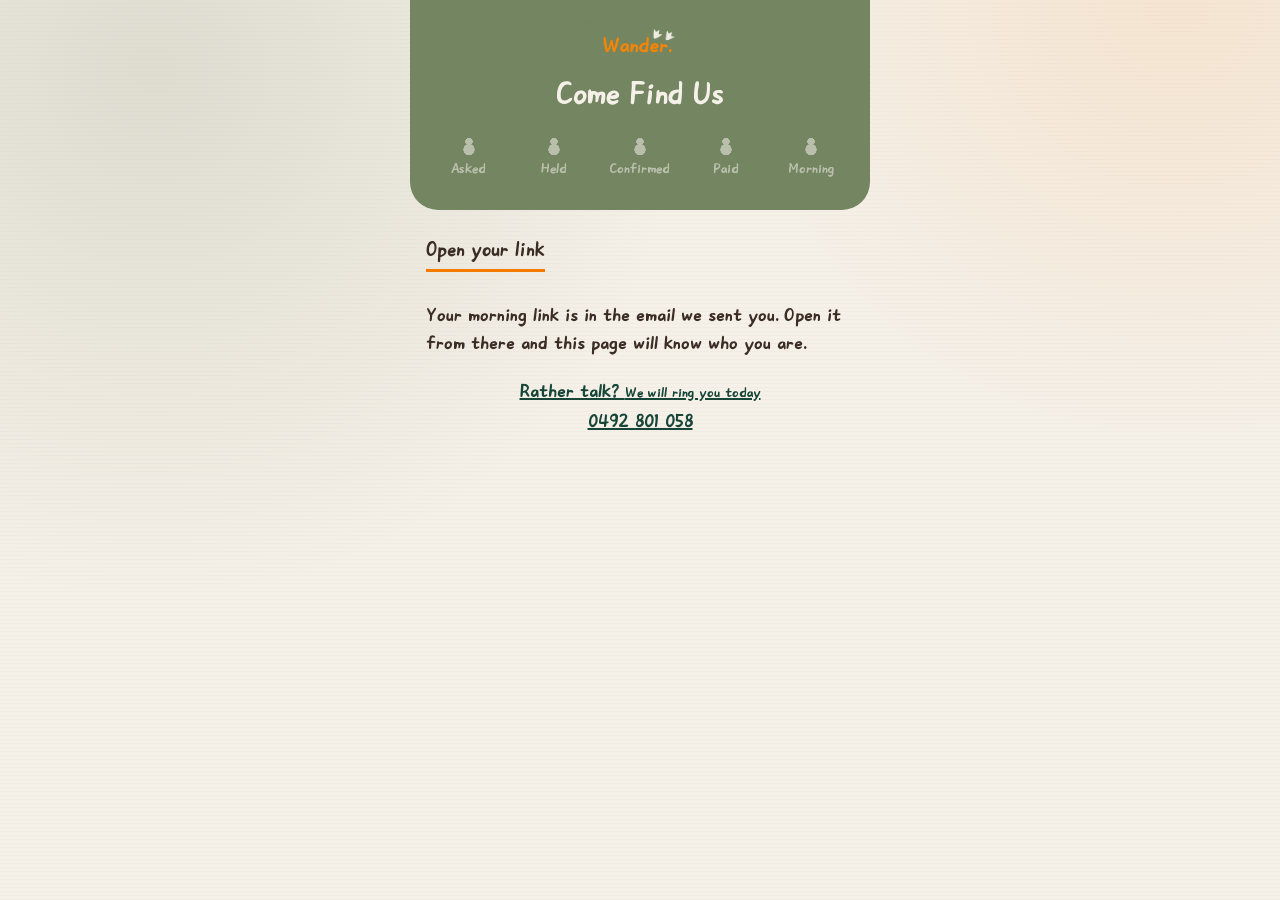
<file: portal/index.html>
<!doctype html>
<html lang="en-AU">
<head>
<meta charset="utf-8">
<meta name="viewport" content="width=device-width, initial-scale=1">
<meta name="robots" content="noindex">
<title>Wander Customer Portal</title>
<link rel="stylesheet" href="styles.css">
</head>
<body>
<main class="wrap" id="app" aria-live="polite"></main>
<script src="config.js"></script>
<script src="rules.js"></script>
<script src="api.js"></script>
<script src="preorder.js"></script>
<script src="app.js"></script>
</body>
</html>
</file>
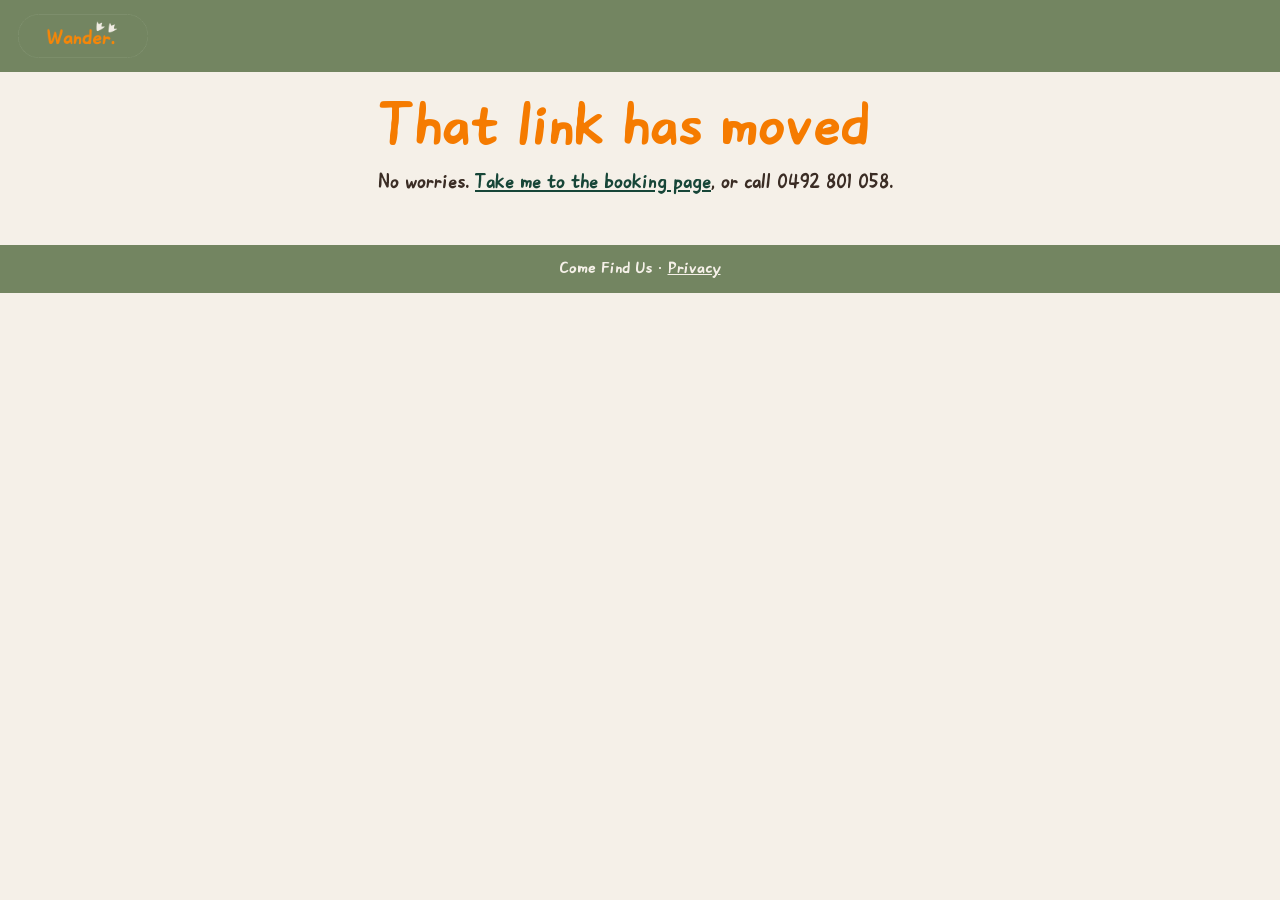
<file: go.html>
<!doctype html>
<html lang="en-AU"><head><meta charset="utf-8"><meta name="viewport" content="width=device-width,initial-scale=1">
<meta name="robots" content="noindex"><title>One moment | Wander</title><link rel="stylesheet" href="site.css"></head>
<body>
<div class="bar"><img src="assets/wander-logo.png" alt="Wander"></div>
<main class="page" id="main"><h1>One moment</h1><p>Taking you there now.</p></main>
<div class="foot">Come Find Us · <a href="privacy.html">Privacy</a></div>
<script src="config.js"></script><script src="links.js"></script><script src="track.js"></script><script src="boot.js"></script>
<script>
(function () {
  var p = new URLSearchParams(location.search), key = p.get("to"), r = p.get("r") || "";
  var dest = WanderLinks.resolveLink(key, window.WANDER_LINKS);
  if (!dest) {
    document.getElementById("main").innerHTML = '<h1>That link has moved</h1><p>No worries. <a href="' + window.WANDER_LINKS.page + '">Take me to the booking page</a>, or call 0492 801 058.</p>';
    return;
  }
  var t = WanderBoot.tracker();
  t.track("click", { to: key, r: r }); t.flush();
  setTimeout(function () { location.replace(dest); }, 120);
})();
</script></body></html>
</file>
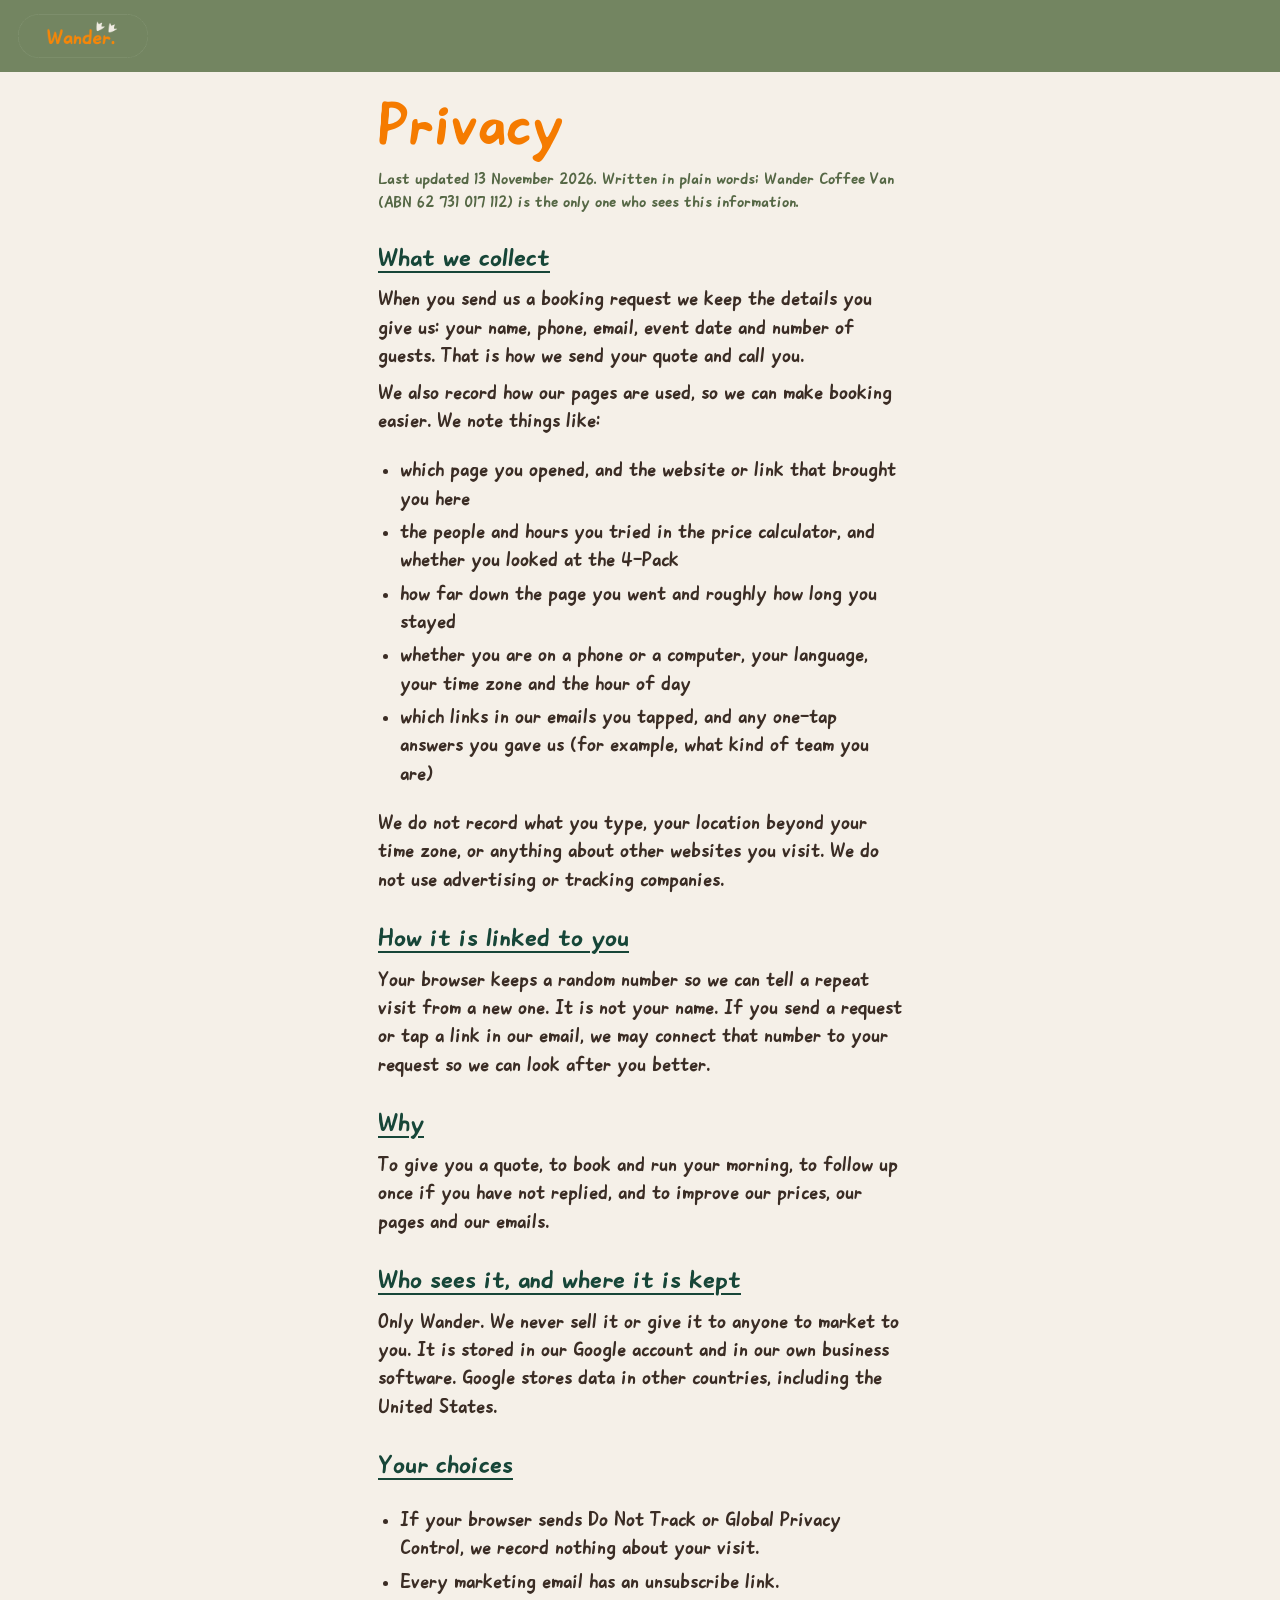
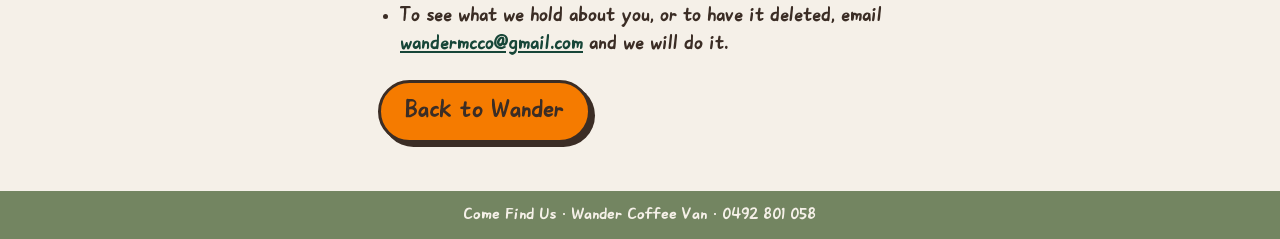
<file: privacy.html>
<!doctype html>
<html lang="en-AU"><head><meta charset="utf-8"><meta name="viewport" content="width=device-width,initial-scale=1">
<title>Privacy | Wander Coffee Van</title><link rel="stylesheet" href="site.css"></head>
<body>
<div class="bar"><a href="./"><img src="assets/wander-logo.png" alt="Wander"></a></div>
<main class="page">
<h1>Privacy</h1>
<p class="note">Last updated 13 November 2026. Written in plain words; Wander Coffee Van (ABN 62 731 017 112) is the only one who sees this information.</p>

<h2>What we collect</h2>
<p>When you send us a booking request we keep the details you give us: your name, phone, email, event date and number of guests. That is how we send your quote and call you.</p>
<p>We also record how our pages are used, so we can make booking easier. We note things like:</p>
<ul class="plain">
<li>which page you opened, and the website or link that brought you here</li>
<li>the people and hours you tried in the price calculator, and whether you looked at the 4-Pack</li>
<li>how far down the page you went and roughly how long you stayed</li>
<li>whether you are on a phone or a computer, your language, your time zone and the hour of day</li>
<li>which links in our emails you tapped, and any one-tap answers you gave us (for example, what kind of team you are)</li>
</ul>
<p>We do not record what you type, your location beyond your time zone, or anything about other websites you visit. We do not use advertising or tracking companies.</p>

<h2>How it is linked to you</h2>
<p>Your browser keeps a random number so we can tell a repeat visit from a new one. It is not your name. If you send a request or tap a link in our email, we may connect that number to your request so we can look after you better.</p>

<h2>Why</h2>
<p>To give you a quote, to book and run your morning, to follow up once if you have not replied, and to improve our prices, our pages and our emails.</p>

<h2>Who sees it, and where it is kept</h2>
<p>Only Wander. We never sell it or give it to anyone to market to you. It is stored in our Google account and in our own business software. Google stores data in other countries, including the United States.</p>

<h2>Your choices</h2>
<ul class="plain">
<li>If your browser sends Do Not Track or Global Privacy Control, we record nothing about your visit.</li>
<li>Every marketing email has an unsubscribe link.</li>
<li>To see what we hold about you, or to have it deleted, email <a href="mailto:wandermcco@gmail.com">wandermcco@gmail.com</a> and we will do it.</li>
</ul>
<p><a class="btn" href="./">Back to Wander</a></p>
</main>
<div class="foot">Come Find Us · Wander Coffee Van · 0492 801 058</div>
</body></html>
</file>
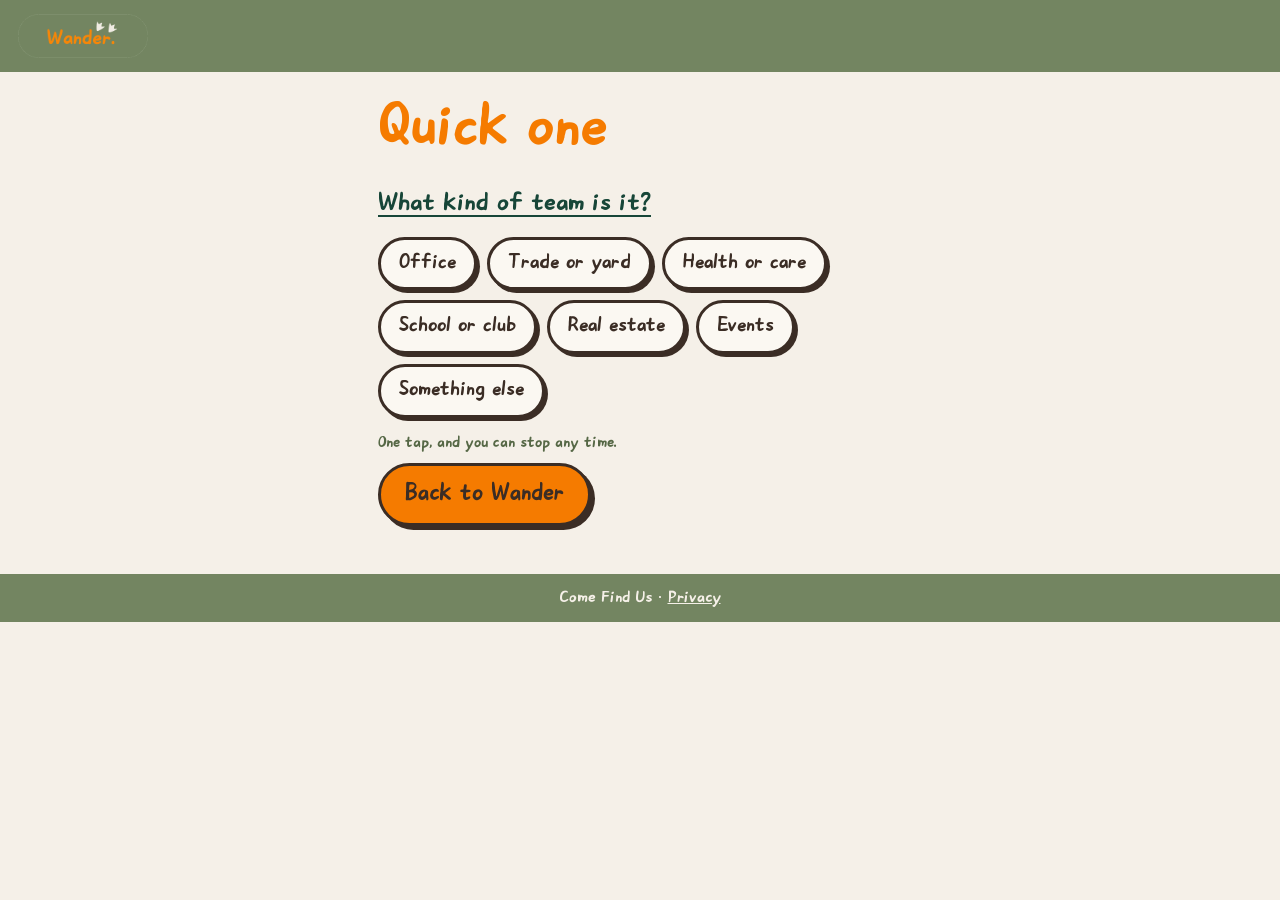
<file: tap.html>
<!doctype html>
<html lang="en-AU"><head><meta charset="utf-8"><meta name="viewport" content="width=device-width,initial-scale=1">
<meta name="robots" content="noindex"><title>Thanks | Wander</title><link rel="stylesheet" href="site.css"></head>
<body>
<div class="bar"><img src="assets/wander-logo.png" alt="Wander"></div>
<main class="page" id="main"></main>
<div class="foot">Come Find Us · <a href="privacy.html">Privacy</a></div>
<script src="config.js"></script><script src="links.js"></script><script src="track.js"></script><script src="boot.js"></script>
<script>
(function () {
  var main = document.getElementById("main"), p = new URLSearchParams(location.search), r = p.get("r") || "";
  var order = ["industry", "frequency", "heard", "role"], Q = WanderLinks.TAP_QUESTIONS, t = WanderBoot.tracker();
  var asked = (function () { try { return JSON.parse(sessionStorage.getItem("wander.asked") || "[]"); } catch (e) { return []; } })();
  function esc(s) { return String(s).replace(/[&<>"]/g, function (c) { return { "&": "&amp;", "<": "&lt;", ">": "&gt;", '"': "&quot;" }[c]; }); }
  var hit = WanderLinks.resolveTap(p.get("q"), p.get("a"));
  if (hit && hit.q === "rating") {
    // A rating from the feedback email: thank them and stop. No more questions.
    t.track("tap", { q: hit.q, a: hit.a, r: r }); t.flush();
    var outcome = WanderLinks.ratingOutcome(hit.a), review = window.WANDER_REVIEW_URL || "";
    var body = "<h1>Thanks, got it</h1>";
    if (outcome === "good") body += "<p>We appreciate you!</p>";
    else if (outcome === "low") body += "<p>We're sorry it fell short, and we'd like to hear more. Reply to the email and we'll read every word.</p>";
    else body += "<p>We appreciate you telling us. Reply to the email if there is anything we could do better.</p>";
    // The thank-you code is for private feedback, whatever the rating, and never for a Google review (Google prohibits rewarding reviews).
    var fb = window.WANDER_FEEDBACK_URL || "";
    if (/^https:\/\/docs\.google\.com\/forms\//.test(fb)) body += "<p><b>10% off your next order, whatever you rated.</b> Tell us a little more, privately, and we'll email you a one-use code: <a href='" + esc(fb) + "'>share your feedback</a></p>";
    // The same invitation for every rating: asking only the happy ones for a public review is review gating, which Google prohibits.
    if (/^https:\/\//.test(review)) body += "<p>Separately, with nothing attached, you're welcome to share it publicly: <a href='" + esc(review) + "'>leave a review</a></p>";
    body += "<p><a class='btn' href='" + esc(window.WANDER_LINKS.page) + "'>Back to Wander</a></p>";
    main.innerHTML = body;
    return;
  }
  if (hit && hit.q === "photos") {
    // Photo consent from the after-event email: one tap, the answer is stored with the booking. Nothing is shared without a yes.
    t.track("tap", { q: hit.q, a: hit.a, r: r }); t.flush();
    var review2 = window.WANDER_REVIEW_URL || "", yes = hit.a === "yes";
    var pb = "<h1>Thanks, got it</h1><p>" + (yes ? "We'll only share photos we're proud of, and never of children unless a parent or guardian has said yes. Reply to the email any time and we'll take one down." : "No problem. We won't share photos from your morning.") + "</p>";
    if (/^https:\/\//.test(review2)) pb += "<p>If you'd like to tell others how it went: <a href='" + esc(review2) + "'>leave a review</a></p>";
    pb += "<p><a class='btn' href='" + esc(window.WANDER_LINKS.page) + "'>Back to Wander</a></p>";
    main.innerHTML = pb;
    return;
  }
  if (hit) {
    t.track("tap", { q: hit.q, a: hit.a, r: r }); t.flush();
    if (asked.indexOf(hit.q) < 0) asked.push(hit.q);
    try { sessionStorage.setItem("wander.asked", JSON.stringify(asked)); } catch (e) { /* ignore */ }
  }
  var next = order.filter(function (q) { return asked.indexOf(q) < 0; })[0] || (hit ? null : p.get("q") && Q[p.get("q")] ? p.get("q") : order[0]);
  var html = hit ? "<h1>Thanks, got it</h1><p>That helps us look after your team better.</p>" : "<h1>Quick one</h1>";
  if (next) {
    html += "<h2>" + esc(Q[next].prompt) + "</h2><div class='chips'>";
    Object.keys(Q[next].answers).forEach(function (a) {
      html += "<a class='chip' href='tap.html?q=" + encodeURIComponent(next) + "&a=" + encodeURIComponent(a) + "&r=" + encodeURIComponent(r) + "'>" + esc(Q[next].answers[a]) + "</a>";
    });
    html += "</div><p class='note'>One tap, and you can stop any time.</p>";
  } else if (hit) html += "<p>That is everything. Your quote is in your inbox.</p>";
  html += "<p><a class='btn' href='" + esc(window.WANDER_LINKS.page) + "'>Back to Wander</a></p>";
  main.innerHTML = html;
})();
</script></body></html>
</file>
<file: portal/styles.css>
/* Wander's look, from the Canva work: sage, cream and orange, the handwritten Ownglyph face, dashed tickets.
   One orange action per screen; the progress trail is the one bold visual element. */
@font-face { font-family: "Wander Hand"; src: url("assets/wander-hand.woff2") format("woff2"); font-display: swap; }
:root {
  --sage: #738561; --cream: #f5f0e8; --orange: #f57b00; --orange-deep: #b95d00; --forest: #174638; --ink: #3b2d25;
  --paper: #fffdf8; --paper-deep: #ebe3d1; --radius-pill: 999px;
}
* { box-sizing: border-box; }
html, body { margin: 0; }
body {
  background: var(--cream); color: var(--ink);
  font-family: "Wander Hand", "Comic Sans MS", cursive; font-size: 20px; line-height: 1.4; min-height: 100vh;
  background-image:
    radial-gradient(circle at 12% 8%, rgba(115, 133, 97, 0.18), transparent 38%),
    radial-gradient(circle at 92% 0%, rgba(245, 123, 0, 0.10), transparent 30%),
    repeating-linear-gradient(0deg, rgba(59, 45, 37, 0.025) 0 1px, transparent 1px 4px);
  background-attachment: fixed;
}
.wrap { max-width: 460px; margin: 0 auto; padding: 0 16px 48px; }
a { color: var(--forest); }
:focus-visible { outline: 3px solid var(--forest); outline-offset: 3px; }

header.band {
  background: var(--sage); color: var(--cream); margin: 0 -16px; padding: 22px 16px 26px;
  border-radius: 0 0 28px 28px; text-align: center; overflow: hidden;
}
header.band img { width: 132px; height: auto; display: block; margin: 0 auto 6px; }
header.band h1 { font-weight: normal; font-size: 2.1rem; margin: 4px 0 0; }
.greet { margin: 8px 0 0; font-size: 1.15rem; }
.trail { list-style: none; display: flex; justify-content: space-between; margin: 18px 0 4px; padding: 0; }
.trail li { flex: 1; text-align: center; font-size: 0.95rem; color: var(--cream); opacity: 0.55; }
.trail li::before {
  content: ""; display: block; width: 18px; height: 18px; margin: 0 auto 4px; background: currentColor;
  -webkit-mask: radial-gradient(circle at 50% 70%, #000 35%, transparent 38%), radial-gradient(circle at 50% 25%, #000 22%, transparent 24%);
  mask: radial-gradient(circle at 50% 70%, #000 35%, transparent 38%), radial-gradient(circle at 50% 25%, #000 22%, transparent 24%);
}
.trail li.done { opacity: 1; color: var(--orange); }

.top { display: flex; flex-wrap: wrap; gap: 6px 14px; justify-content: center; margin: 14px 0 0; font-size: 0.95rem; }
.top a { text-decoration: none; border-bottom: 2px solid transparent; }
.top a:hover { border-bottom-color: var(--orange); }

h2.rule { font-weight: normal; font-size: 1.35rem; margin: 26px 0 10px; display: inline-block; border-bottom: 3px solid var(--orange); padding-bottom: 2px; }
h3 { font-weight: normal; font-size: 1.15rem; margin: 6px 0 2px; }
.ticket { background: var(--paper); border: 2px dashed var(--sage); border-radius: 18px; padding: 16px 18px; margin-top: 18px; }
.ticket dl { display: grid; grid-template-columns: 5.2rem 1fr; gap: 8px 12px; margin: 0; align-items: baseline; }
.ticket dt { color: var(--forest); }
.ticket dd { margin: 0; }
.stack-up p { margin: 6px 0; }
.price { border-top: 2px dashed var(--sage); margin-top: 14px; padding-top: 12px; display: flex; justify-content: space-between; align-items: baseline; gap: 8px; flex-wrap: wrap; }
.price strong { font-size: 1.9rem; font-weight: normal; color: var(--forest); }
.price span, .word { font-size: 0.95rem; }
.guarantee { color: var(--forest); font-size: 1.05rem; }
.price-line { font-size: 1rem; min-height: 1.4em; }

.go {
  display: block; width: 100%; margin-top: 18px; padding: 16px 20px; border: 0; border-radius: var(--radius-pill);
  background: var(--orange); color: var(--ink); font: inherit; font-size: 1.3rem; cursor: pointer; box-shadow: 0 4px 0 var(--orange-deep);
}
.go.ghost { background: transparent; box-shadow: none; border: 2px solid var(--forest); color: var(--forest); }
.link { background: none; border: 0; padding: 0; font: inherit; color: var(--forest); text-decoration: underline; cursor: pointer; }
.link.danger { color: #8a2d1a; }
.talk { text-align: center; margin: 16px 0 0; }
.talk span { font-size: 0.95rem; }
.talk .num { display: block; font-weight: normal; font-size: 1.25rem; margin-top: 2px; }
.note { font-size: 0.95rem; opacity: 0.9; margin: 10px 0 0; }
.notice { background: var(--paper-deep); border-left: 4px solid var(--orange); padding: 8px 12px; margin: 14px 0 0; border-radius: 6px; }
.list { padding-left: 1.2em; margin: 0; }
.list li { margin: 6px 0; }
.cards { list-style: none; padding: 0; }
.extras h3 { font-weight: normal; font-size: 1.15rem; margin: 22px 0 0; }
.extra-top { display: flex; justify-content: space-between; align-items: baseline; gap: 8px; flex-wrap: wrap; }
.extras .go { margin-top: 12px; padding: 10px 16px; font-size: 1.1rem; }
.extras-taken { margin-top: 6px; }
.cards li { background: var(--paper); border: 2px dashed var(--sage); border-radius: 16px; padding: 12px 14px; margin: 12px 0; }
.steps { padding-left: 1.2em; margin: 0; }
.steps li { margin: 8px 0; }
.refer { background: var(--paper); border-radius: 18px; padding: 4px 16px 14px; margin-top: 20px; }

form.stack { display: grid; gap: 12px; margin-top: 16px; }
form.stack label { display: grid; gap: 4px; font-size: 1rem; }
form.stack input, form.stack select, form.stack textarea {
  font: inherit; font-size: 1.1rem; padding: 10px 12px; border: 2px solid var(--sage); border-radius: 12px; background: var(--paper); color: var(--ink); width: 100%;
}
fieldset { border: 0; padding: 0; margin: 0; display: flex; flex-wrap: wrap; gap: 8px; }
fieldset legend { font-size: 1rem; margin-bottom: 6px; width: 100%; }
.chip { border: 2px solid var(--sage); border-radius: var(--radius-pill); padding: 6px 12px; cursor: pointer; font-size: 1rem; }
.chip input { margin-right: 4px; }

/* One well-orchestrated load: the band, then the rest, each a beat later. */
.rise { opacity: 0; transform: translateY(10px); animation: rise 0.6s ease forwards; }
.d1 { animation-delay: 0.08s; } .d2 { animation-delay: 0.2s; } .d3 { animation-delay: 0.34s; }
@keyframes rise { to { opacity: 1; transform: none; } }
@media (prefers-reduced-motion: reduce) { .rise { opacity: 1; transform: none; animation: none; } }

@media (max-width: 360px) {
  body { font-size: 18px; }
  .ticket dl { grid-template-columns: 4.4rem 1fr; }
}

.refcode code { font-size: 1.3rem; letter-spacing: 0.08em; background: var(--paper-deep); padding: 0.1em 0.4em; border-radius: 6px; }

/* Free times and honest failures */
.chips { display: flex; flex-wrap: wrap; gap: 8px; margin: 8px 0 0; }
.chips .chip { background: transparent; font: inherit; font-size: 1rem; color: var(--ink); }
.chips .chip:hover { border-color: var(--forest); }
.fail { background: var(--paper); border: 2px solid var(--orange); border-radius: 16px; padding: 4px 16px 14px; margin-top: 16px; }
.fail h2.rule { margin-top: 14px; }
select option:disabled { color: #8a8a8a; }
.dots { margin: 6px 0 0; }
.dots span { display: inline-block; width: 18px; height: 18px; border-radius: 50%; border: 2px solid var(--sage); margin-right: 8px; }
.dots span.on { background: var(--orange); border-color: var(--orange); }
.credits-taken { margin-top: 10px; }
.club { background: var(--paper); border: 2px dashed var(--sage); border-radius: 18px; padding: 4px 16px 14px; margin-top: 20px; }
.stamps { margin: 8px 0 0; }
.stamps span { display: inline-block; width: 30px; height: 30px; border-radius: 50%; border: 2px dashed var(--sage); margin-right: 10px; }
.stamps span.on { background: var(--orange); border: 2px solid var(--orange-deep); }
</file>
<file: site.css>
@font-face{font-family:"WanderHand";src:url("assets/wander-hand.woff2") format("woff2");font-weight:400;font-display:swap}
:root{--sage:#738561;--sage-deep:#566846;--cream:#f5f0e8;--paper:#fbf8f2;--orange:#f57b00;--forest:#174638;--ink:#3b2d25;--line:#745d4e;
  --hand:"WanderHand","Gaegu","Noto Sans",sans-serif}
*{box-sizing:border-box}
body{margin:0;background:var(--cream);color:var(--ink);font-family:var(--hand);font-size:21px;line-height:1.35}
.bar{background:var(--sage);padding:14px 18px}
.bar img{height:44px;display:block}
.page{max-width:560px;margin:0 auto;padding:26px 18px 40px}
h1{font-weight:400;color:var(--orange);font-size:clamp(44px,12vw,64px);line-height:.95;margin:0 0 10px}
h2{font-weight:400;color:var(--forest);font-size:28px;margin:26px 0 6px;text-decoration:underline;text-decoration-thickness:2px;text-underline-offset:5px}
p{margin:8px 0}
a{color:var(--forest)}
.chips{display:flex;flex-wrap:wrap;gap:10px;margin:14px 0}
.chip{display:inline-block;border:3px solid var(--ink);background:var(--paper);color:var(--ink);border-radius:999px;padding:8px 18px 10px;font-size:22px;text-decoration:none;box-shadow:3px 3px 0 var(--ink)}
.chip:hover,.chip:focus-visible{background:var(--orange);outline:3px solid var(--forest);outline-offset:2px}
.btn{display:inline-block;border:3px solid var(--ink);background:var(--orange);color:var(--ink);border-radius:999px;padding:10px 24px 12px;font-size:26px;text-decoration:none;box-shadow:4px 4px 0 var(--ink)}
.foot{background:var(--sage);color:var(--cream);text-align:center;padding:12px 16px;font-size:18px}
.foot a{color:var(--cream)}
.note{color:var(--sage-deep);font-size:17px}
ul.plain{padding-left:22px}ul.plain li{margin:5px 0}
@media (prefers-reduced-motion:reduce){*{transition:none!important;animation:none!important}}

/* A friend sent the visitor: a thank-you line under the call to action. */
.ref-note { margin: 0.7rem 0 0; font-size: 0.95rem; }
</file>
